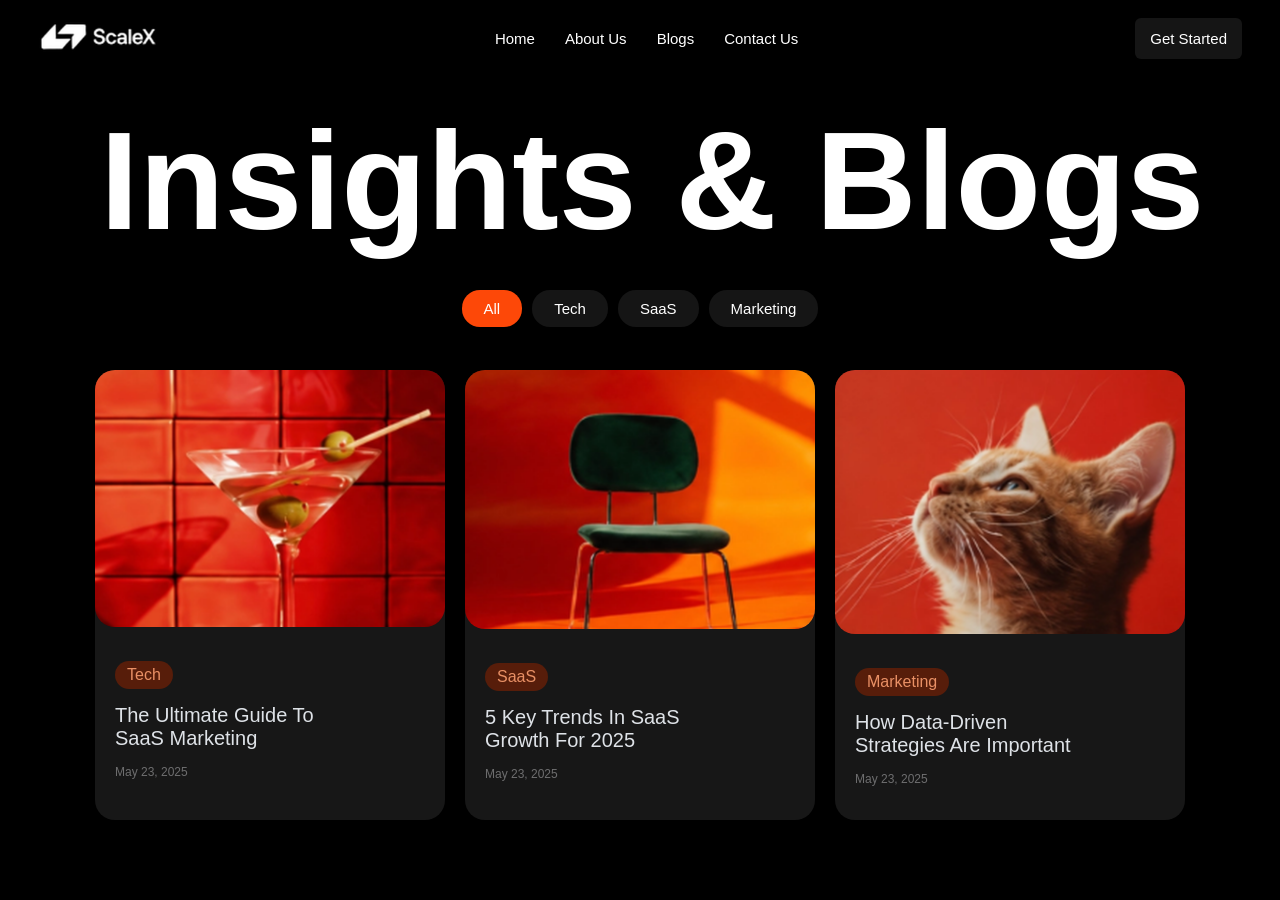
<file: desgin-1/index.html>
<!DOCTYPE html>
<html lang="en">

<head>
    <meta charset="UTF-8">
    <meta name="viewport" content="width=device-width, initial-scale=1.0">
    <title>ScaleX | Blogs</title>
    <link rel="stylesheet" href="style.css">
</head>

<body>
        <div class="container">
            <nav class="nav">
                <div class="logo">
                    <img src="images/scalex-logo-white.png" alt="logo">
                </div>

                <div class="links">
                    <p>Home</p>
                    <p>About Us</p>
                    <p>Blogs</p>
                    <p>Contact Us</p>
                </div>
                <button>Get Started</button>
            </nav>
            <h1>Insights & Blogs</h1>
            <div class="mid-text">
                <p>All</p>
                <p>Tech</p>
                <p>SaaS</p>
                <p>Marketing</p>
            </div>
            <div class="cards">
                <div class="card-1">
                    <img class="glass-image" src="images/cocktail-photo.png" alt="glass-image">
                    <div class="about-product">
                        <p>Tech</p>
                        <p>The Ultimate Guide To SaaS Marketing</p>
                        <p>May 23, 2025</p>
                    </div>
                </div>
                <div class="card-2">
                    <img class="chair-image" src="images/chair-photo.png" alt="chair-image">
                    <div class="about-product">
                        <p>SaaS</p>
                        <p>5 Key Trends In SaaS Growth For 2025</p>
                        <p>May 23, 2025</p>
                    </div>
                </div>
                <div class="card-3">
                    <img class="cat-image" src="images/cat-photo.png" alt="cat-image">
                    <div class="about-product">
                        <p>Marketing</p>
                        <p>How Data-Driven Strategies Are Important</p>
                        <p>May 23, 2025</p>
                    </div>
                </div>
            </div>
        </div>
</body>

</html>
</file>
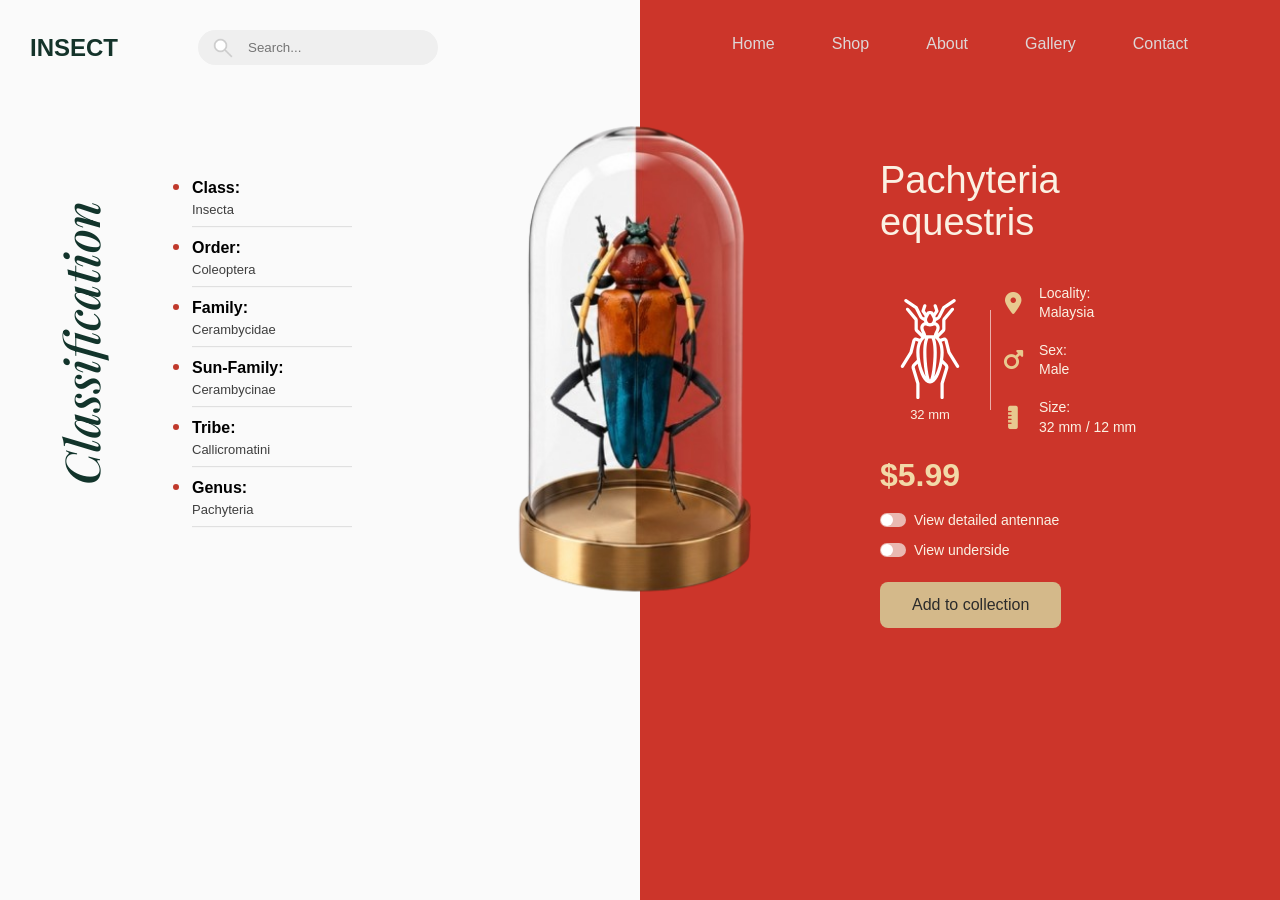
<file: design-3/index.html>
<!DOCTYPE html>
<html lang="en">

<head>
    <meta charset="UTF-8">
    <meta name="viewport" content="width=device-width, initial-scale=1.0">
    <title>Insect Shop | Rare Beetle Specimen</title>
    <link href="https://fonts.googleapis.com/css2?family=Playfair+Display:ital,wght@1,400;1,500&display=swap"
        rel="stylesheet">
    <link rel="stylesheet" href="style.css">
</head>

<body>
    <div class="container">
        <img class="bittle-image" src="images/Screenshot_2026-11-05_102313-removebg-preview.png" alt="bittle-image">
        <div class="left-section">
            <div class="header">
                <h2>INSECT</h2>
                <img class="search-image" src="images/search.png" alt="search-bar">
                <input type="text" placeholder="Search...">
            </div>
            <div class="classification">
                <h1>Classification</h1>
                <ul>
                    <li>Class:</li>
                    <p class="about">Insecta</p>
                    <p class="lines">——————————</p>

                    <li>Order:</li>
                    <p class="about">Coleoptera</p>
                    <p class="lines">——————————</p>

                    <li>Family:</li>
                    <p class="about">Cerambycidae</p>
                    <p class="lines">——————————</p>

                    <li>Sun-Family:</li>
                    <p class="about">Cerambycinae</p>
                    <p class="lines">——————————</p>

                    <li>Tribe:</li>
                    <p class="about">Callicromatini</p>
                    <p class="lines">——————————</p>

                    <li>Genus:</li>
                    <p class="about">Pachyteria</p>
                    <p class="lines">——————————</p>
                </ul>
            </div>
        </div>
        <div class="right-section">
            <nav>
                <a href="#">Home</a>
                <a href="#">Shop</a>
                <a href="#">About</a>
                <a href="#">Gallery</a>
                <a href="#">Contact</a>
            </nav>
            <div class="right-content">
                <link rel="stylesheet" href="https://cdnjs.cloudflare.com/ajax/libs/font-awesome/6.5.1/css/all.min.css">

                <div class="info">
                    <h1 class="title">Pachyteria equestris</h1>

                    <div class="specs">
                        <div class="spec-left">
                            <img src="images/golden-ground-beetle-svgrepo-com.svg" alt="beetle" class="beetle-icon">
                            <span>32 mm</span>
                        </div>

                        <div class="divider"></div>

                        <ul class="spec-list">
                            <li>
                                <i class="fa-solid fa-location-dot"></i>
                                <p>Locality:<br>Malaysia</p>
                            </li>
                            <li>
                                <i class="fa-solid fa-mars"></i>
                                <p>Sex:<br>Male</p>
                            </li>
                            <li>
                                <i class="fa-solid fa-ruler"></i>
                                <p>Size:<br>32 mm / 12 mm</p>
                            </li>
                        </ul>
                    </div>

                    <h2 class="price">$5.99</h2>

                    <label class="toggle">
                        <input type="checkbox">
                        <span class="switch"></span>
                        View detailed antennae
                    </label>

                    <label class="toggle">
                        <input type="checkbox">
                        <span class="switch"></span>
                        View underside
                    </label>

                    <button class="add-btn">Add to collection</button>
                </div>
            </div>
        </div>
    </div>
</body>

</html>
</file>
<file: desgin-1/style.css>
* {
    margin: 0;
    padding: 0;
    box-sizing: border-box;
    font-family: 'helvetica neue', sans-serif;
}

html,
body {
    height: 100%;
    width: 100%;
    background-color: black;
    color: white;
}

.nav {
    display: flex;
    justify-content: space-between;
    padding: 18px;
    align-items: center;
    font-size: 15px;
}

.links {
    display: flex;
    gap: 30px;
    justify-content: center;
    cursor: pointer;
}

.logo img {
    width: 120px;
    margin-left: 20px;
}

button {
    padding: 12px 15px;
    border-radius: 6px;
    border: none;
    background: #151515;
    color: white;
    margin-right: 20px;
    cursor: pointer;
    font-size: 15px;
}

h1 {
    font-size: 140px;
    position: absolute;
    top: 100px;
    left: 100px;
}

.mid-text {
    display: flex;
    position: absolute;
    width: 100%;
    top: 290px;
    justify-content: center;
    gap: 10px;
    cursor: pointer;
}

.mid-text p {
    background: #151515;
    padding: 10px 22px;
    border-radius: 18px;
    font-size: 15px;
}

.mid-text p:nth-child(1) {
    background-color: #FD4808;
}

.cards {
    position: absolute;
    display: flex;
    top: 370px;
    gap: 20px;
    left: 0;
    width: 100%;
    justify-content: center;
}

.card-1 {
    height: 450px;
    width: 350px;
    background: #171717;
    border-radius: 20px;
}

.card-2 {
    height: 450px;
    width: 350px;
    background: #171717;
    border-radius: 20px;
}

.card-3 {
    height: 450px;
    width: 350px;
    background: #171717;
    border-radius: 20px;
}

.glass-image {
    width: 100%;
    border-radius: 20px;
}

.chair-image {
    width: 100%;
    border-radius: 20px;
}

.cat-image {
    width: 100%;
    border-radius: 20px;
}

.about-product {
    margin: 30px 20px;
    display: flex;
    flex-direction: column;
    align-items: flex-start;
    gap: 15px;
}

.about-product p:nth-child(1) {
    background: #571D0A;
    padding: 5px 12px;
    border-radius: 20px;
    color: #E99065;
}

.about-product p:nth-child(2) {
    width: 230px;
    font-size: 20px;
    color: rgb(222, 226, 231);
}

.about-product p:nth-child(3) {
    font-size: 12px;
    color: #6E6E6F;
}
</file>
<file: design-3/style.css>
* {
    margin: 0;
    padding: 0;
    box-sizing: border-box;
    font-family: 'Helvetica Neue', Arial, sans-serif;
}

html,
body {
    height: 100%;
    width: 100%;
}

.container {
    height: 100%;
    width: 100%;
    position: relative;
    overflow: hidden;
}

.left-section {
    height: 100%;
    width: 50%;
    background-color: #FAFAFA;
}

.right-section {
    height: 100%;
    width: 50%;
    position: absolute;
    top: 0;
    right: 0;
    background-color: #cc352a;
}

.header {
    display: flex;
    align-items: center;
    padding: 30px;
    gap: 80px;
}

.header h2 {
    color: #14332A;
}

.header input {
    width: 240px;
    border-radius: 20px;
    border: none;
    padding: 10px 0;
    background-color: #EFEFEF;
}

 input::placeholder {
  position: absolute;
  left: 50px;
}

nav {
    display: flex;
    justify-content: space-evenly;
    padding: 35px;
}

nav a {
    text-decoration: none;
    color: #ded7d7;

}

.classification {
    display: flex;
    justify-content: center;
    gap: 80px;
    width: 400px;
    margin-top: 80px;
}

.classification h1 {
    font-family: 'Playfair Display', serif;
    font-style: italic;
    font-weight: 500;
    font-size: 48px;
    color: #12342B;
    writing-mode: vertical-rl;
    transform: rotate(180deg);
    margin-bottom: 50px;
}

.classification li::marker {
    color: #C0392B;
    font-size: 20px;
}

.classification ul li{
    font-weight: bolder;
}

.classification .lines {
    color: #E0E0E0;
}
.about{
    color: #3e3e3e;
    font-size: 13px;
    margin-top: 5px;
}

.search-image{
    width: 20px;
    position: absolute;
    left: 213px;
}

.bittle-image{
    position: absolute;
    width: 260px;
    top: 115px;
    left: 496px;
    z-index: 1;
}
.info {
  color: #FBF1E3;
  font-family: 'Playfair Display', serif;
  width: 320px;
  position: absolute;
  left: 240px;
  top: 160px;
}

.title {
  font-size: 38px;
  font-weight: 400;
  line-height: 1.1;
  margin-bottom: 40px;
}

.specs {
  display: flex;
  align-items: center;
  gap:10px;
  margin-bottom: 20px;
}

.spec-left {
  display: flex;
  flex-direction: column;
  align-items: center;
  gap: 8px;
  font-size: 13px;
}

.beetle-icon { width: 100px; }

.divider {
  width: 1px;
  height: 100px;
  background: rgba(255, 255, 255, 0.6);
}

.spec-list {
  list-style: none;
  display: flex;
  flex-direction: column;
  gap: 18px;
}

.spec-list li {
  display: flex;
  align-items: center;
  gap: 14px;
  font-size: 14px;
  line-height: 1.4;
}

.spec-list i {
  color: #E8C98F;
  font-size: 22px;
  width: 24px;
  text-align: center;
}

.spec-list li:nth-child(3) i { transform: rotate(-45deg); }


.price {
  font-size: 32px;
  color: #F2D9A8;
  margin-bottom: 18px;
}

.toggle {
  display: flex;
  align-items: center;
  gap: 8px;
  font-size: 14px;
  margin-bottom: 14px;
  cursor: pointer;
}

.toggle input { display: none; }

.switch {
  position: relative;
  width: 26px;
  height: 14px;
  border-radius: 999px;
  background: #E9B9B2;
  transition: 0.3s;
}

.switch::after {
  content: "";
  position: absolute;
  top: 1px;
  left: 1px;
  width: 12px;
  height: 12px;
  border-radius: 50%;
  background: #fff;
  transition: 0.3s;
}

.toggle input:checked + .switch { background: #D4B98A; }
.toggle input:checked + .switch::after { transform: translateX(12px); }


.add-btn {
  margin-top: 10px;
  padding: 14px 32px;
  border: none;
  border-radius: 8px;
  background: #D4B98A;
  color: #2B2B2B;
  font-size: 16px;
  cursor: pointer;
}

.add-btn:hover { background: #E0C79B; }
</file>
